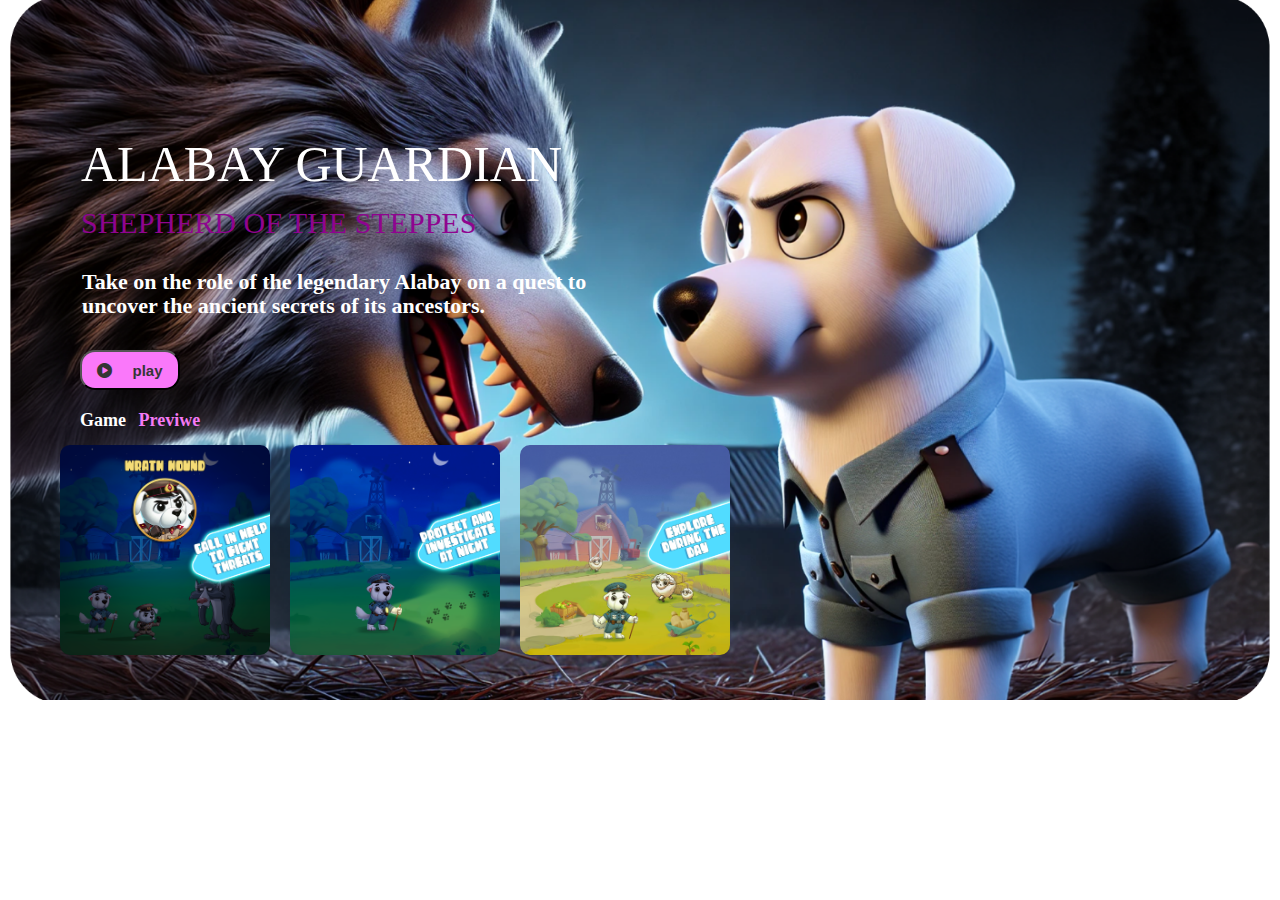
<file: discovery1.html>
<!DOCTYPE html>
<html lang="en">
<head>
    <meta charset="UTF-8">
    <meta name="viewport" content="width=device-width, initial-scale=1.0">
    <title>page</title>
    <link rel="stylesheet" href="https://cdnjs.cloudflare.com/ajax/libs/font-awesome/6.6.0/css/all.min.css">
    <link rel="stylesheet" href="style.css">
</head>

<body>
    <div class="main1-div">
           <h1 id="heading">ALABAY GUARDIAN</h1>
            <h3 id="subheading">SHEPHERD OF THE STEPPES</h3>
            <p>Take on the role of the legendary Alabay on a quest to uncover the ancient secrets of its ancestors. </p>
            <h4>Game   <span style="color:rgb(245, 122, 245) ;">Previwe</span></h4>
            <div class="myflex" >
                 <div class="img-box"><img src="discoverimg1.png" alt=""></div>
                 <div class="img-box"><img src="discoveryImg2.png"></div>
                 <div class="img-box"><img src="discoveryImg.png"></div>
            </div>
            <button id="playbut"><i class="fa-solid fa-circle-play "></i>play</button>
    </div>
    
</body>
</html>
</file>
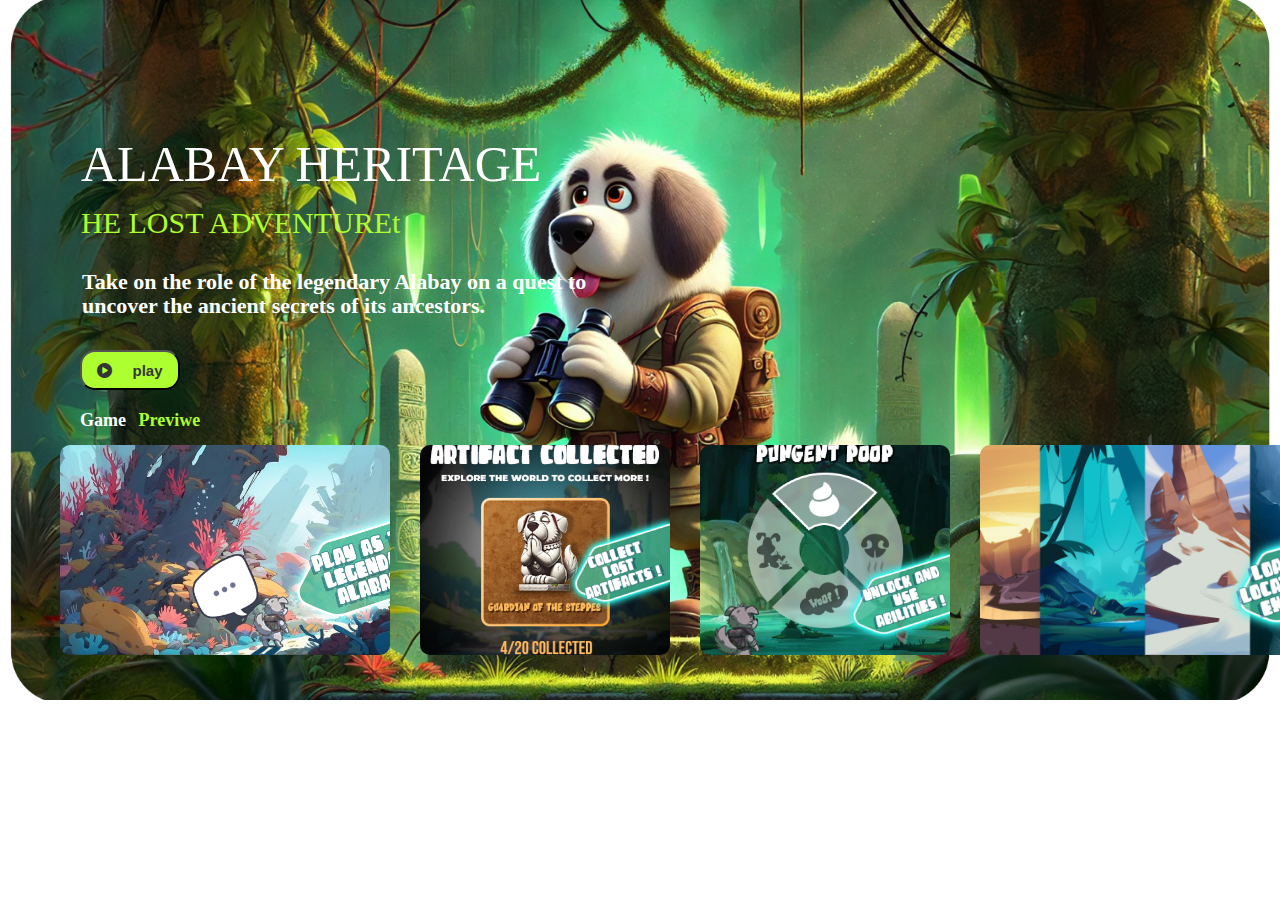
<file: discovery2.html>
<!DOCTYPE html>
<html lang="en">
<head>
    <meta charset="UTF-8">
    <meta name="viewport" content="width=device-width, initial-scale=1.0">
    <title>page2</title>
    <link rel="stylesheet" href="https://cdnjs.cloudflare.com/ajax/libs/font-awesome/6.6.0/css/all.min.css">
    <link rel="stylesheet" href="style2.css">
</head>

<body>
    <div class="main1-div">
           <h1 id="heading">ALABAY HERITAGE</h1>
            <h3 id="subheading">HE LOST ADVENTUREt</h3>
            <p>Take on the role of the legendary Alabay on a quest to uncover the ancient secrets of its ancestors. </p>
            <h4>Game   <span style="color:rgb(173, 255, 47) ;">Previwe</span></h4>
            <div class="myflex" >
                 <div class="img-box"><img  class="starImg"  src="discover2img1.png" alt=""></div>
                 <div class="img-box"><img  class="myimg" src="artifacts 2.png"></div>
                 <div class="img-box"><img  class="myimg"  src="Abilities 2.png"></div>
                 <div class="img-box"><img  class="starImg"   src="discovery2img2.png"></div>
            </div>
            <button id="playbut"><i class="fa-solid fa-circle-play "></i>play</button>
    </div>
    
</body>
</html>
</file>
<file: style.css>
*{
    box-sizing: border-box;
    margin: 0;
    padding: 0;
    }
  .main1-div{
      width: 100%;
      height: 700px;
      background: url(slider2Img1.png);
      background-size: cover;
      background-repeat: no-repeat;
      background-position: center;
    
    }
    .main1-div::after {
    content: '';
    position: absolute;
    top: 0;
    left: 0;
    width: 100%;
    height: 100%;
    }
    #heading{
        
position: absolute;
left: 81px;
top: 137px;
font-family: 'Baron Kuffner';
font-style: normal;
font-weight: 400;
font-size: 50px;
line-height: 108.73%;
color: #FFFFFF;

}
#subheading{
    /* ALABAY GUARDIAN SHEPHERD OF THE STEPPES */

position: absolute;
width: 633px;
height: 171px;
left: 81px;
top: 207px;
line-height: 108.73%;
font-family: 'Baron Kuffner';
font-style: normal;
font-weight: 400;
font-size: 30px;
color:rgb(143, 4, 143);
}
.main1-div p{
position: absolute;
width: 562px;
height: 80px;
left: 82px;
top: 270px;
font-family: 'Montserrat';
font-style: normal;
font-weight: 700;
font-size: 22px;
line-height: 108.73%;
color: #FFFFFF;

}
.main1-div h4{
    position: absolute;
      top: 410px;
    left: 80px;
    color: #ffffff;
    word-spacing: 8px;
    font-size: 18px;
    font-weight: bolder;
}
.myflex{
 position: absolute; 
 width: 300px;
    height: 100px;
    left: 60px;
top: 487px;
    display: flex;
    align-items: center;
    gap: 20px;
    width: 200px;
    height: 100px;
}
.img-box img{
    margin-top: 30px;
    width: 210px;
    height: 210px;
    object-fit: cover;
    border-radius: 10px;
}
#playbut{
    position: absolute;
   width: 100px;
   height: 40px;
   top: 350px;
   left: 80px;
   text-align: center;
   color: #353535;
   background-color: rgb(250, 120, 250);
   border-radius: 15px;
   font-size: 15px;
   font-weight: bold;
}

#playbut i{
    
    margin-right: 20px;
}
</file>
<file: style2.css>
*{
    box-sizing: border-box;
    margin: 0;
    padding: 0;
    }
  .main1-div{
      width: 100%;
      height: 700px;
      background: url(slider2Img2.png);
      background-size: cover;
      background-repeat: no-repeat;
      background-position: center;
    
    }
    .main1-div::after {
    content: '';
    position: absolute;
    top: 0;
    left: 0;
    width: 100%;
    height: 100%;
    }
    #heading{
        
position: absolute;
left: 81px;
top: 137px;
font-family: 'Baron Kuffner';
font-style: normal;
font-weight: 400;
font-size: 50px;
line-height: 108.73%;
color: #FFFFFF;

}
#subheading{
    /* ALABAY GUARDIAN SHEPHERD OF THE STEPPES */

position: absolute;
width: 633px;
height: 171px;
left: 81px;
top: 207px;
line-height: 108.73%;
font-family: 'Baron Kuffner';
font-style: normal;
font-weight: 400;
font-size: 30px;
color:rgb(173, 255, 47);
}
.main1-div p{
position: absolute;
width: 562px;
height: 80px;
left: 82px;
top: 270px;
font-family: 'Montserrat';
font-style: normal;
font-weight: 700;
font-size: 22px;
line-height: 108.73%;
color: #FFFFFF;

}
.main1-div h4{
    position: absolute;
      top: 410px;
    left: 80px;
    color: #ffffff;
    word-spacing: 8px;
    font-size: 18px;
    font-weight: bolder;
}
.myflex{
 position: absolute; 
 width: 300px;
    height: 100px;
    left: 60px;
top: 487px;
    display: flex;
    align-items: center;
    gap: 30px;
    width: 200px;
    height: 100px;
}
 .myimg{
    margin-top: 30px;
   /* position: absolute; */
    width: 250px;
    height: 210px;
    object-fit: cover;
    border-radius: 10px;
}
.starImg{
    margin-top: 30px;
   /* position: absolute; */
    width: 330px;
    height: 210px;
    object-fit: cover;
    border-radius: 10px;
}
#playbut{
    position: absolute;
   width: 100px;
   height: 40px;
   top: 350px;
   left: 80px;
   text-align: center;
   color: #353535;
   background-color: rgb(173, 255, 47);
   border-radius: 15px;
   font-size: 15px;
   font-weight: bold;
}

#playbut i{
    
    margin-right: 20px;
}
</file>
